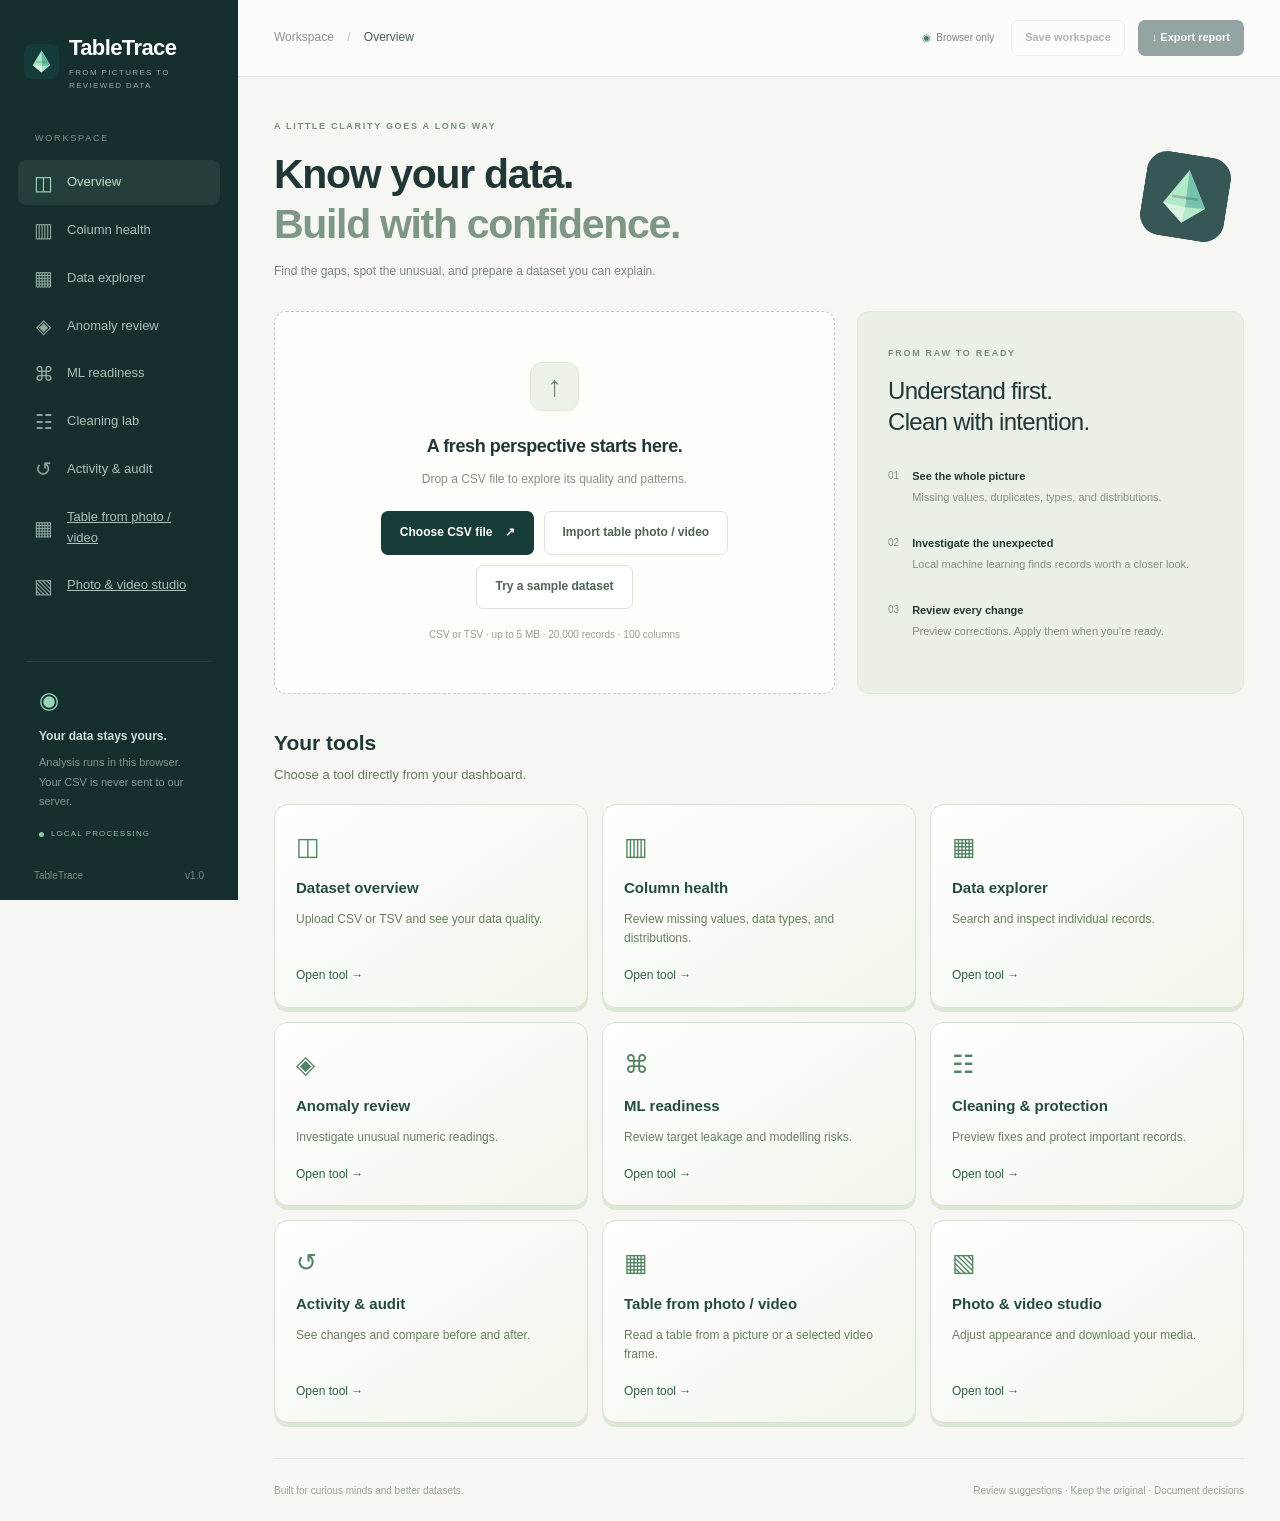
<file: index.html>
<!doctype html><html lang="en"><head><meta charset="utf-8"><meta name="viewport" content="width=device-width,initial-scale=1"><meta name="theme-color" content="#122c2c"><meta name="description" content="Understand, review, and prepare your CSV datasets with explainable data-quality checks and local machine learning."><title>TableTrace · Know your data</title><link rel="icon" href="./icon.svg" type="image/svg+xml"><link rel="stylesheet" href="./styles.css"></head><body>
<div class="app-shell"><aside class="sidebar" id="sidebar"><a class="brand" href="./" aria-label="TableTrace home"><img src="./icon.svg" alt="" width="35" height="35"><span>TableTrace<span class="brand-caption">FROM PICTURES TO REVIEWED DATA</span></span></a><p class="nav-label">WORKSPACE</p><nav id="navigation" aria-label="Workspace sections"><button data-view="overview" class="nav-item active"><span>◫</span> Overview</button><button data-view="columns" class="nav-item"><span>▥</span> Column health</button><button data-view="explorer" class="nav-item"><span>▦</span> Data explorer</button><button data-view="anomalies" class="nav-item"><span>◈</span> Anomaly review <span id="anomalyCount" class="nav-count"></span></button><button data-view="readiness" class="nav-item"><span>⌘</span> ML readiness</button><button data-view="cleaning" class="nav-item"><span>☷</span> Cleaning lab</button><button data-view="audit" class="nav-item"><span>↺</span> Activity & audit</button><a href="./table-import.html" class="nav-item"><span>▦</span> Table from photo / video</a><a href="./media.html" class="nav-item"><span>▧</span> Photo & video studio</a></nav><div class="sidebar-bottom"><div class="local-icon">◉</div><strong>Your data stays yours.</strong><p>Analysis runs in this browser. Your CSV is never sent to our server.</p><span class="local-pill"><i></i> LOCAL PROCESSING</span></div><div class="sidebar-footer">TableTrace <span>v1.0</span></div></aside>
<div class="workspace"><header class="topbar"><div class="topbar-left"><button class="icon-button mobile-menu" id="menuToggle" aria-label="Toggle navigation" aria-expanded="false">☰</button><button id="dashboardHome" class="button small secondary" data-go="overview">← Dashboard</button><span class="breadcrumb">Workspace <span>/</span> <strong id="viewCrumb">Overview</strong></span></div><div class="top-actions"><span class="privacy-badge"><span>◉</span> Browser only</span><button id="saveWorkspace" class="button small secondary" disabled>Save workspace</button><button id="exportMenu" class="button small" disabled>↓ Export report</button></div></header>
<main id="main" tabindex="-1"><section class="page-heading"><div><span class="eyebrow">A LITTLE CLARITY GOES A LONG WAY</span><h1 id="pageTitle">Know your data.<br><span>Build with confidence.</span></h1><p id="pageSubtitle">Find the gaps, spot the unusual, and prepare a dataset you can explain.</p></div><div class="heading-mark" aria-hidden="true"><img src="./icon.svg" alt=""></div></section>
<section id="importPanel" class="import-layout"><div id="dropzone" class="upload-card"><div class="upload-icon">↑</div><h2>A fresh perspective starts here.</h2><p>Drop a CSV file to explore its quality and patterns.</p><div class="upload-actions"><label for="csvFile" class="button">Choose CSV file <span>↗</span></label><a href="./table-import.html" class="button secondary">Import table photo / video</a><button id="loadDemo" class="button secondary">Try a sample dataset</button></div><input id="csvFile" type="file" accept=".csv,.tsv,text/csv,text/tab-separated-values" hidden><p class="file-limit">CSV or TSV · up to 5 MB · 20,000 records · 100 columns</p><button id="restoreWorkspace" class="text-button" hidden>↺ Resume saved workspace</button><p id="importError" class="inline-error" role="alert" hidden></p></div><aside class="how-card"><span class="eyebrow">FROM RAW TO READY</span><h2>Understand first.<br>Clean with intention.</h2><ol><li><span>01</span><div><strong>See the whole picture</strong><p>Missing values, duplicates, types, and distributions.</p></div></li><li><span>02</span><div><strong>Investigate the unexpected</strong><p>Local machine learning finds records worth a closer look.</p></div></li><li><span>03</span><div><strong>Review every change</strong><p>Preview corrections. Apply them when you’re ready.</p></div></li></ol></aside></section>
<section id="dashboardTools" class="dashboard-tools" aria-labelledby="toolsTitle"><div class="tools-heading"><h2 id="toolsTitle">Your tools</h2><p>Choose a tool directly from your dashboard.</p></div><div class="tool-cards"><button class="tool-card" data-go="overview"><span class="tool-icon" aria-hidden="true">◫</span><strong>Dataset overview</strong><span>Upload CSV or TSV and see your data quality.</span><small>Open tool →</small></button><button class="tool-card" data-go="columns"><span class="tool-icon" aria-hidden="true">▥</span><strong>Column health</strong><span>Review missing values, data types, and distributions.</span><small>Open tool →</small></button><button class="tool-card" data-go="explorer"><span class="tool-icon" aria-hidden="true">▦</span><strong>Data explorer</strong><span>Search and inspect individual records.</span><small>Open tool →</small></button><button class="tool-card" data-go="anomalies"><span class="tool-icon" aria-hidden="true">◈</span><strong>Anomaly review</strong><span>Investigate unusual numeric readings.</span><small>Open tool →</small></button><button class="tool-card" data-go="readiness"><span class="tool-icon" aria-hidden="true">⌘</span><strong>ML readiness</strong><span>Review target leakage and modelling risks.</span><small>Open tool →</small></button><button class="tool-card" data-go="cleaning"><span class="tool-icon" aria-hidden="true">☷</span><strong>Cleaning & protection</strong><span>Preview fixes and protect important records.</span><small>Open tool →</small></button><button class="tool-card" data-go="audit"><span class="tool-icon" aria-hidden="true">↺</span><strong>Activity & audit</strong><span>See changes and compare before and after.</span><small>Open tool →</small></button><a class="tool-card" href="./table-import.html"><span class="tool-icon" aria-hidden="true">▦</span><strong>Table from photo / video</strong><span>Read a table from a picture or a selected video frame.</span><small>Open tool →</small></a><a class="tool-card" href="./media.html"><span class="tool-icon" aria-hidden="true">▧</span><strong>Photo & video studio</strong><span>Adjust appearance and download your media.</span><small>Open tool →</small></a></div></section><section id="datasetBar" class="dataset-bar" hidden><div class="dataset-file"><span class="file-glyph">▤</span><div><strong id="datasetName"></strong><span id="datasetMeta"></span></div><span id="datasetState" class="tag green">Original dataset</span></div><div class="dataset-tools"><button id="changeFile" class="text-button">Replace dataset</button><button id="undo" class="button small secondary" disabled>↶ Undo cleaning</button><button id="downloadTablePNG" class="button small secondary">↓ Download table PNG</button><button id="downloadCSV" class="button small">↓ Download CSV</button></div></section>
<section id="analysisSettings" class="analysis-settings" hidden><label>Prediction target <select id="targetColumn"><option value="">No target selected</option></select></label><label>Missing markers <input id="missingTokens" value="NA, N/A, null, none" aria-describedby="markerHelp"></label><label>Anomaly sensitivity <select id="sensitivity"><option value="0.01">Conservative · upper 1%</option><option value="0.03" selected>Balanced · upper 3%</option><option value="0.05">Broader review · upper 5%</option></select></label><button id="rerun" class="button secondary">Update analysis</button><p id="markerHelp">Blank cells always count as missing. Edit markers if values such as “NA” are meaningful in your dataset.</p></section>
<div id="loading" class="loading" role="status" hidden><span class="spinner"></span><div><strong>Finding your data’s story</strong><p id="loadingText">Reading your CSV…</p></div></div><div id="content"></div>
<footer class="main-footer"><span>Built for curious minds and better datasets.</span><span>Review suggestions · Keep the original · Document decisions</span></footer></main></div></div>
<div class="toast" id="toast" role="status" aria-live="polite" hidden></div><dialog id="reportDialog"><div class="dialog-heading"><div><span class="eyebrow">TAKE YOUR FINDINGS WITH YOU</span><h2>Export your analysis</h2></div><button id="closeReport" class="icon-button" aria-label="Close report dialog">×</button></div><p>Reports include data-quality metrics, the anomaly method, review warnings, and your cleaning history.</p><div class="export-options"><button id="downloadReport" class="export-card"><span>▤</span><strong>Printable report</strong><small>HTML report · open and save as PDF</small></button><button id="downloadJSON" class="export-card"><span>{ }</span><strong>Analysis data</strong><small>JSON · reproducible findings and methods</small></button></div><label class="checkbox-line"><input type="checkbox" id="safeExport" checked> Neutralize formula-like text in spreadsheet CSV exports</label><p class="muted small-text">This adds a leading apostrophe to formula-like text cells in the exported CSV only. Negative numbers stay numeric.</p></dialog>
<script type="module" src="./app.js"></script></body></html>
</file>
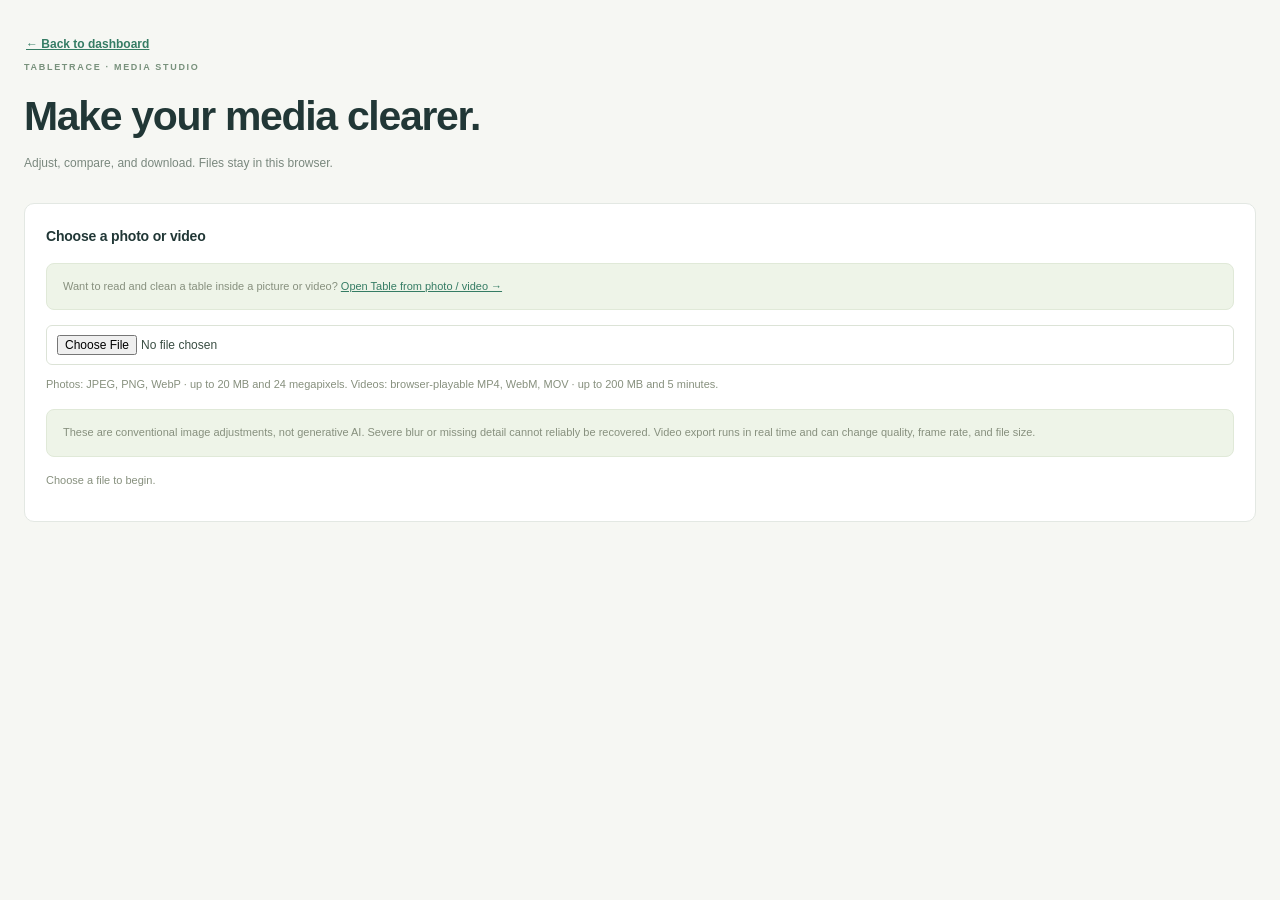
<file: media.html>
<!doctype html><html lang="en"><head><meta charset="utf-8"><meta name="viewport" content="width=device-width,initial-scale=1"><title>TableTrace · Media studio</title><link rel="icon" href="./icon.svg"><link rel="stylesheet" href="./styles.css"><link rel="stylesheet" href="./media.css"></head><body><main class="media-shell"><a class="text-button" href="./">← Back to dashboard</a><header class="page-heading"><div><span class="eyebrow">TABLETRACE · MEDIA STUDIO</span><h1>Make your media clearer.</h1><p>Adjust, compare, and download. Files stay in this browser.</p></div></header><section class="panel"><h2>Choose a photo or video</h2><p class="notice">Want to read and clean a table inside a picture or video? <a href="./table-import.html">Open Table from photo / video →</a></p><input id="file" type="file" accept="image/jpeg,image/png,image/webp,video/mp4,video/webm,video/quicktime"><p>Photos: JPEG, PNG, WebP · up to 20 MB and 24 megapixels. Videos: browser-playable MP4, WebM, MOV · up to 200 MB and 5 minutes.</p><p class="notice">These are conventional image adjustments, not generative AI. Severe blur or missing detail cannot reliably be recovered. Video export runs in real time and can change quality, frame rate, and file size.</p><p id="status" role="status" aria-live="polite">Choose a file to begin.</p></section><section id="editor" hidden><div class="media-grid"><section class="panel"><h2>Original</h2><img id="originalImage" alt="Original uploaded photo" hidden><video id="originalVideo" controls playsinline preload="metadata" hidden></video></section><section class="panel"><h2>Adjusted preview</h2><canvas id="preview" aria-label="Adjusted media preview"></canvas><p id="dimensions"></p></section></div><section class="panel"><h2>Your adjustments</h2><div class="media-controls"><label>Brightness <output id="brightnessOut">100%</output><input id="brightness" type="range" min="50" max="160" value="100"></label><label>Contrast <output id="contrastOut">100%</output><input id="contrast" type="range" min="50" max="160" value="100"></label><label>Saturation <output id="saturationOut">100%</output><input id="saturation" type="range" min="0" max="180" value="100"></label><label class="photo-only">Noise reduction <output id="noiseOut">0%</output><input id="noise" type="range" min="0" max="100" value="0"></label><label class="photo-only">Sharpen <output id="sharpOut">0%</output><input id="sharp" type="range" min="0" max="100" value="0"></label><label>Output size<select id="size"><option value="1280">Up to 1280 pixels</option><option value="1920">Up to 1920 pixels</option></select></label></div><p>Aspect ratio is preserved. Smaller files are not enlarged. Photos export as PNG; videos export in a format supported by your browser. Noise reduction and sharpening are photo-only.</p><div class="cleaning-actions"><button class="button secondary" id="reset">Reset adjustments</button><button class="button" id="export">Download adjusted photo</button><button class="button secondary" id="cancel" hidden>Cancel export</button></div><label id="silentLabel" class="checkbox-line" hidden><input id="silent" type="checkbox"> Export video without audio</label><p id="progress" role="status" aria-live="polite"></p><div id="result" hidden><h3>Your exported file</h3><video id="resultVideo" controls playsinline hidden></video><a id="download" class="button" download>Download file</a><p>Review the result before using it. Your original file is unchanged.</p></div></section></section></main><script type="module" src="./media.js"></script></body></html>
</file>
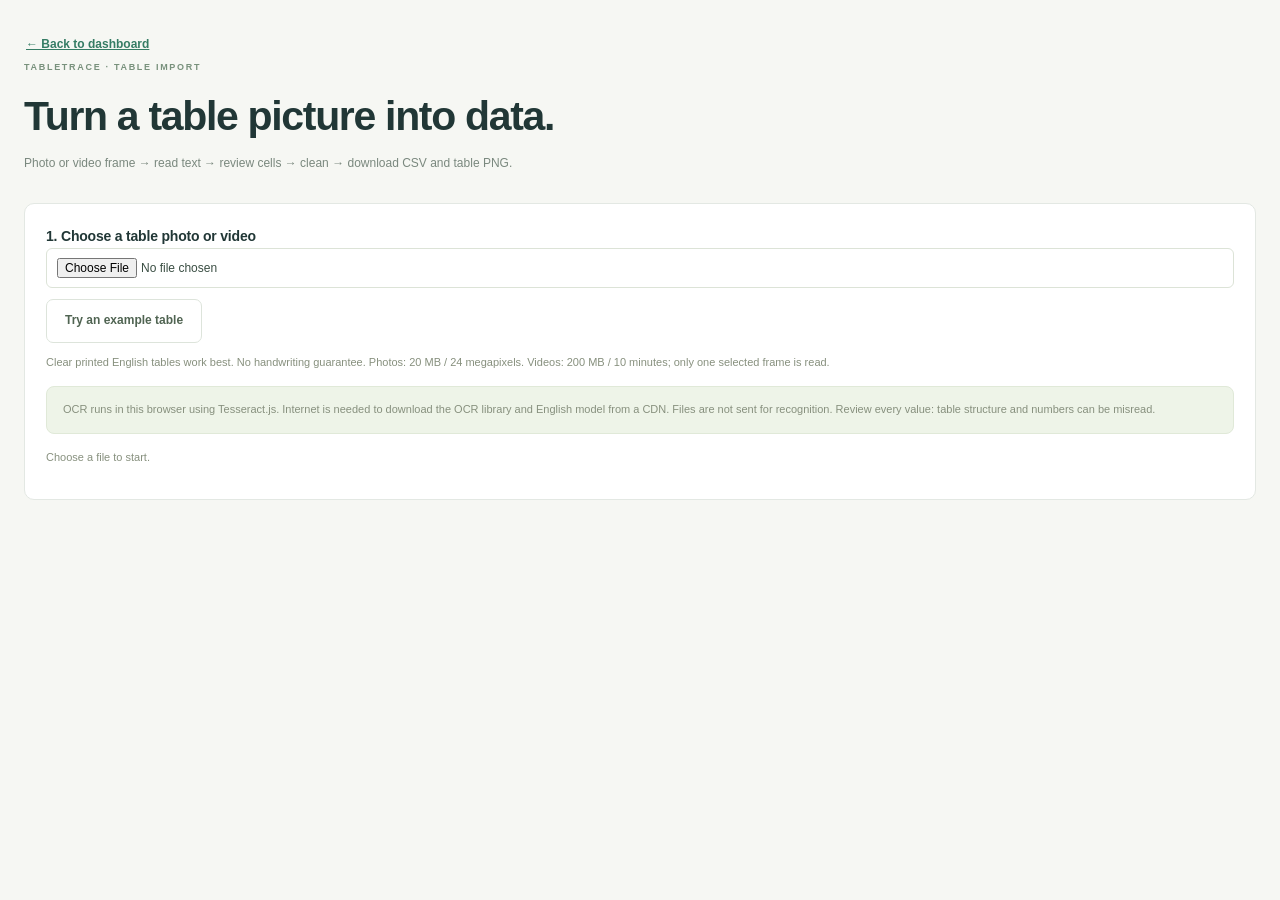
<file: table-import.html>
<!doctype html><html lang="en"><head><meta charset="utf-8"><meta name="viewport" content="width=device-width,initial-scale=1"><title>TableTrace · Table from photo or video</title><link rel="stylesheet" href="./styles.css"><link rel="stylesheet" href="./media.css"><style>#capture{width:100%;max-width:100%;touch-action:none;cursor:col-resize}#review input{min-width:140px;width:100%;box-sizing:border-box}#review{max-height:550px;overflow:auto}#clip{display:block;width:100%;max-width:960px;height:auto;min-height:240px;max-height:540px;background:#142c27;border:1px solid #b8c9b5;border-radius:10px;margin:18px 0}#raw{width:100%;min-height:150px}#columnCount{max-width:100px}</style></head><body><main class="media-shell"><a href="./" class="text-button">← Back to dashboard</a><header class="page-heading"><div><span class="eyebrow">TABLETRACE · TABLE IMPORT</span><h1>Turn a table picture into data.</h1><p>Photo or video frame → read text → review cells → clean → download CSV and table PNG.</p></div></header><section class="panel"><h2>1. Choose a table photo or video</h2><input id="source" type="file" accept="image/jpeg,image/png,image/webp,video/mp4,video/webm,video/quicktime"><p><button id="example" class="button secondary">Try an example table</button></p><p>Clear printed English tables work best. No handwriting guarantee. Photos: 20 MB / 24 megapixels. Videos: 200 MB / 10 minutes; only one selected frame is read.</p><video id="clip" controls playsinline preload="auto" hidden>Your browser cannot display this video. Try Chrome or Edge.</video><p><button id="snapshot" class="button" hidden>Use this video frame</button></p><p class="notice">OCR runs in this browser using Tesseract.js. Internet is needed to download the OCR library and English model from a CDN. Files are not sent for recognition. Review every value: table structure and numbers can be misread.</p><p id="status" role="status" aria-live="polite">Choose a file to start.</p></section><section id="framePanel" class="panel" hidden><h2>2. Mark the columns</h2><p>Enter the number of columns. Drag the green vertical dividers so each separates two table columns. Use a straight, tightly framed table; titles and notes may become extra rows that you can delete.</p><label>Columns <input id="columnCount" type="number" min="1" max="30" value="4"></label><canvas id="capture" aria-label="Table image with draggable column dividers"></canvas><p><button id="recognize" class="button">Read this table</button> <button id="cancelOCR" class="button secondary" hidden>Cancel reading</button></p><label class="checkbox-line"><input type="checkbox" id="firstHeader" checked> First extracted row contains column headings</label></section><section id="reviewPanel" class="panel" hidden><h2>3. Review and correct</h2><p>Low-confidence OCR text is shown in amber. Unmarked text can still be wrong. Fix merged or split cells, numbers, headings, and extra rows before continuing.</p><p id="confidence"></p><div class="cleaning-actions"><button id="addRow" class="button secondary">+ Row</button><button id="addColumn" class="button secondary">+ Column</button></div><div id="review"></div><details><summary>Recognized text</summary><pre id="raw" style="white-space:pre-wrap"></pre></details><label class="checkbox-line"><input id="confirm" type="checkbox"> I checked the headings, column alignment, and values against the original.</label><div class="cleaning-actions"><button id="analyzeTable" class="button" disabled>Continue to cleaning →</button><button id="csv" class="button secondary" disabled>Download reviewed CSV</button><button id="png" class="button secondary" disabled>Download reviewed table PNG</button></div><p>After cleaning in TableTrace, choose Download table PNG to get an image of the updated data.</p></section></main><script type="module" src="./table-import.js"></script></body></html>
</file>
<file: styles.css>
:root{--ink:#213736;--muted:#72807d;--forest:#183d39;--green:#357c64;--mint:#d5eddf;--line:#e3e8e3;--bg:#f6f7f3;--surface:#fff;--amber:#ae7732;--red:#b1594e;--sidebar:238px}*{box-sizing:border-box}body{margin:0;color:var(--ink);background:var(--bg);font:14px/1.6 'Segoe UI',Arial,sans-serif}button,input,select{font:inherit}button,a,label[for=csvFile]{touch-action:manipulation}button{cursor:pointer}button:disabled{opacity:.45;cursor:not-allowed}a{color:var(--green)}button:focus-visible,a:focus-visible,input:focus-visible,select:focus-visible{outline:3px solid #79bca0;outline-offset:3px}[hidden]{display:none!important}.app-shell{display:flex;min-height:100vh}.sidebar{position:fixed;inset:0 auto 0 0;width:var(--sidebar);display:flex;flex-direction:column;background:#142f2e;color:#c2d1ca;padding:30px 18px 16px;z-index:20}.brand{display:flex;gap:10px;align-items:center;text-decoration:none;color:#fff;font-size:22px;font-weight:700;letter-spacing:-.6px;margin:0 6px 38px}.brand-caption{display:block;font-size:8px;letter-spacing:1.35px;font-weight:500;color:#91aaa0;margin-top:2px}.nav-label{font-size:9px;letter-spacing:1.8px;color:#79968a;margin:0 17px 12px}.nav-item{display:flex;width:100%;align-items:center;gap:13px;border:0;border-radius:8px;padding:12px 15px;color:#abc0b6;background:none;text-align:left;margin:3px 0;font-size:13px}.nav-item>span:first-child{font-size:20px;line-height:1;width:21px;text-align:center;color:#8ba99c}.nav-item:hover{background:#ffffff09;color:#fff}.nav-item.active{background:#e2f3e512;color:#bfe7cb}.nav-item.active>span:first-child{color:#a0dbb6}.nav-count:not(:empty){margin-left:auto;background:#44644f;color:#e0f3e3;font-size:10px;line-height:1.3;padding:3px 6px;border-radius:5px}.sidebar-bottom{margin:auto 8px 27px;padding:20px 13px 0;border-top:1px solid #ffffff12}.sidebar-bottom strong{display:block;font-size:12px;color:#d0ded7}.sidebar-bottom p{font-size:11px;color:#7f9a8e;margin:7px 0 16px;line-height:1.8}.local-icon{color:#96d6b6;font-size:23px;margin-bottom:8px}.local-pill{font-size:8px;letter-spacing:1.1px;color:#99baa8;display:flex;align-items:center;gap:7px}.local-pill i{width:5px;height:5px;background:#91cc9e;border-radius:50%}.sidebar-footer{margin:0 16px;font-size:10px;color:#708d7f;display:flex;justify-content:space-between}.workspace{width:calc(100% - var(--sidebar));margin-left:var(--sidebar)}.topbar{height:77px;border-bottom:1px solid var(--line);display:flex;align-items:center;justify-content:space-between;padding:0 36px;background:#ffffff8c;gap:12px}.topbar-left,.top-actions{display:flex;align-items:center;gap:13px}.breadcrumb{font-size:12px;color:#8b9690}.breadcrumb span{margin:0 10px;color:#c1c8be}.breadcrumb strong{color:#495e55;font-weight:500}.privacy-badge{font-size:10px;color:#7a887e;display:flex;align-items:center;gap:5px;margin-right:4px}.privacy-badge>span{color:#3f8065}.button{display:inline-flex;align-items:center;justify-content:center;gap:12px;min-height:44px;padding:10px 18px;border:1px solid transparent;border-radius:7px;background:var(--forest);color:#fff;text-decoration:none;font-weight:600;font-size:12px;line-height:1.4;cursor:pointer}.button:hover:not(:disabled){background:#29574d}.button.secondary{background:#fff;border-color:#dde4db;color:#506452}.button.secondary:hover:not(:disabled){background:#f0f5ed}.button.small{padding:9px 13px;min-height:36px;font-size:11px}.button.danger{color:#a94d43;background:#fff2ef;border-color:#f2d3cd}.text-button{border:0;background:none;color:var(--green);padding:8px 2px;font-size:12px;font-weight:600;min-height:36px}.icon-button{border:0;background:none;font-size:23px;color:var(--muted);padding:5px 10px}.mobile-menu{display:none}main{max-width:1540px;margin:auto;padding:36px 36px 18px}.page-heading{display:flex;align-items:center;justify-content:space-between;gap:24px;margin-bottom:30px}.eyebrow{font-size:9px;font-weight:700;letter-spacing:1.7px;color:#78917c}.page-heading h1{font-size:clamp(27px,3.2vw,43px);line-height:1.2;font-weight:600;letter-spacing:-1.3px;margin:15px 0 13px}.page-heading h1 span{color:#7e9684}.page-heading p{font-size:12px;color:#7a887e;margin:0}.heading-mark{width:85px;height:85px;transform:rotate(9deg);opacity:.85;margin-right:16px}.heading-mark img{width:100%;height:100%}.import-layout{display:grid;grid-template-columns:1.45fr 1fr;gap:22px;margin-bottom:32px}.upload-card{display:flex;align-items:center;justify-content:center;flex-direction:column;border:1.5px dashed #bbcfbc;border-radius:12px;background:#fffefb;min-height:370px;padding:35px;text-align:center}.upload-card.dragover{background:#eaf5e8;border-color:#3c8462}.upload-icon{width:49px;height:49px;background:#edf2e8;border:1px solid #dfe8d6;border-radius:12px;display:grid;place-items:center;color:#668a60;font-size:29px;margin-bottom:12px}.upload-card h2{font-size:18px;font-weight:600;letter-spacing:-.4px;margin:9px 0}.upload-card>p{font-size:12px;color:#83907f;margin:0 0 22px}.upload-actions{display:flex;gap:10px;flex-wrap:wrap;justify-content:center}.upload-card .file-limit{font-size:10px;margin:18px 0 0;color:#94a18d}.how-card{padding:28px 30px;background:#eaf0e5;border:1px solid #e2e9dc;border-radius:12px}.how-card h2{font-size:24px;line-height:1.3;letter-spacing:-.7px;font-weight:500;margin:13px 0 26px}.how-card ol{list-style:none;padding:0;margin:0}.how-card li{display:flex;gap:13px;margin:21px 0}.how-card li>span{color:#819877;font-size:10px;line-height:23px}.how-card strong{font-size:11px;font-weight:600}.how-card li p{font-size:11px;color:#85927c;margin:3px 0}.main-footer{padding:24px 0 4px;display:flex;justify-content:space-between;gap:10px;color:#9aa396;font-size:10px;border-top:1px solid var(--line);margin-top:35px}.dataset-bar{padding:16px 19px;display:flex;align-items:center;justify-content:space-between;gap:14px;background:#fff;border:1px solid var(--line);border-radius:10px;margin-bottom:16px}.dataset-file{display:flex;align-items:center;gap:12px;min-width:0}.dataset-file strong{display:block;font-size:12px;overflow-wrap:anywhere}.dataset-file div>span{display:block;font-size:10px;color:#8a9686}.file-glyph{font-size:24px;color:#62936f}.dataset-tools{display:flex;gap:12px;align-items:center;flex-wrap:wrap}.tag{display:inline-flex;padding:3px 8px;border-radius:4px;font-size:9px;font-weight:600;background:#eef1ea;color:#718365;white-space:nowrap}.tag.green{background:#e9f4e9;color:#4d8057}.tag.amber{background:#faf0dd;color:#9e783d}.tag.red{background:#fcece8;color:#ab6556}.tag.blue{background:#eaf0f6;color:#577891}.analysis-settings{display:grid;grid-template-columns:1.1fr 1.4fr 1fr auto;gap:12px;align-items:end;padding:18px;background:#f0f2ec;border:1px solid var(--line);border-radius:10px;margin-bottom:22px}.analysis-settings label{font-size:10px;color:#71816e;display:grid;gap:5px}.analysis-settings p{grid-column:1/-1;margin:0;color:#8b9484;font-size:10px}input,select{border:1px solid #dce3d7;background:#fff;border-radius:6px;color:#3a4e43;padding:9px 10px;min-height:38px;width:100%;font-size:12px}input[type=checkbox]{width:16px;min-height:16px;accent-color:#39745e;flex-shrink:0}.loading{display:flex;gap:15px;align-items:center;background:#edf4e9;border:1px solid #dce8d3;border-radius:10px;padding:22px;margin:20px 0}.loading strong{font-size:13px}.loading p{font-size:11px;margin:4px 0 0;color:#7d8f73}.spinner{width:24px;height:24px;border:2px solid #cddfc0;border-top-color:#4f805b;border-radius:50%;animation:spin .7s linear infinite}@keyframes spin{to{transform:rotate(360deg)}}.metrics{display:grid;grid-template-columns:repeat(4,1fr);gap:15px;margin:20px 0}.metric,.panel{border:1px solid var(--line);border-radius:10px;background:#fff;padding:21px}.metric .metric-label{font-size:10px;color:#81917a}.metric strong{display:block;font-size:29px;font-weight:500;letter-spacing:-1px;margin:7px 0}.metric small{color:#8d9786;font-size:10px}.metric .metric-icon{float:right;color:#a0b29a;font-size:17px}.panel-header{display:flex;justify-content:space-between;align-items:center;gap:10px;margin-bottom:18px}.panel h2{font-size:14px;font-weight:600;letter-spacing:-.2px;margin:0}.panel h3{font-size:12px;font-weight:600;margin:14px 0 8px}.panel p{font-size:11px;color:#87907e}.two-col{display:grid;grid-template-columns:1.25fr 1fr;gap:18px;margin:18px 0}.three-col{display:grid;grid-template-columns:repeat(3,1fr);gap:16px}.muted{color:#879580}.small-text{font-size:11px}.empty-state{padding:70px 25px;text-align:center;border:1px dashed #ccd9c8;border-radius:12px;margin-top:20px;color:#72886e}.empty-state h2{font-size:22px;color:#3b5840}.section-description{color:#7b8974;font-size:12px;margin:0 0 20px}.bar-row{display:grid;grid-template-columns:minmax(90px,1fr) 2fr 45px;align-items:center;gap:12px;margin:17px 0;font-size:11px}.bar-label{overflow:hidden;text-overflow:ellipsis;white-space:nowrap}.bar-track{height:7px;border-radius:10px;background:#f0f2ec;overflow:hidden}.bar-fill{height:100%;background:#8eb99a;border-radius:10px}.bar-fill.amber{background:#d2b27c}.bar-value{text-align:right;color:#819078;font-size:10px}.issue-list{list-style:none;margin:0;padding:0}.issue-list li{display:flex;gap:10px;padding:13px 0;border-bottom:1px solid #eff1eb;font-size:11px}.issue-list li:last-child{border:0}.issue-dot{width:7px;height:7px;border-radius:50%;background:#d5af70;margin-top:6px;flex-shrink:0}.issue-list strong{font-size:11px;font-weight:600}.issue-list p{margin:3px 0 0;line-height:1.7;font-size:10px}.chart-svg{width:100%;height:auto;display:block}.chart-caption{font-size:10px!important;line-height:1.7;color:#8c9682}.heatmap{display:grid;gap:4px;overflow:auto}.heat-cell{padding:8px 3px;text-align:center;border-radius:4px;font-size:9px;min-width:35px}.heat-label{font-size:9px;color:#7c8975;padding:4px;overflow:hidden;text-overflow:ellipsis}.column-grid{display:grid;grid-template-columns:repeat(2,1fr);gap:16px}.column-card{padding:20px}.column-top{display:flex;align-items:center;justify-content:space-between;gap:10px}.column-top h2{overflow-wrap:anywhere}.column-stats{display:grid;grid-template-columns:repeat(3,1fr);margin:18px 0;gap:10px}.column-stats span{display:block;font-size:9px;color:#8d9785}.column-stats strong{font-size:15px;font-weight:500}.pill-list{display:flex;flex-wrap:wrap;gap:7px;margin-top:12px}.table-wrap{overflow:auto;border:1px solid var(--line);border-radius:9px;background:white}.table-wrap table{border-collapse:collapse;width:100%;white-space:nowrap;text-align:left;font-size:11px}th{background:#f2f5ee;color:#75866c;font-size:10px;font-weight:600}th,td{padding:12px 14px;border-bottom:1px solid #edf0e7;max-width:240px;overflow:hidden;text-overflow:ellipsis}td.missing{color:#b2b8a8;font-style:italic}tr.flagged{background:#fff9ee}.table-controls{display:flex;justify-content:space-between;align-items:center;gap:14px;margin-bottom:15px}.table-controls input{max-width:320px}.pagination{display:flex;justify-content:space-between;align-items:center;margin-top:14px;color:#8a9680;font-size:11px}.pagination>div{display:flex;gap:8px}.notice{padding:13px 16px;border-radius:8px;background:#eef4e8;border:1px solid #e0e9d8;color:#66805d;font-size:11px;line-height:1.8;margin:15px 0}.notice.amber{background:#fff7e9;border-color:#f0e3cb;color:#977641}.notice.red{background:#fff1ed;border-color:#f1d9d2;color:#9f5c50}.status-grid{display:flex;gap:10px;flex-wrap:wrap;margin:18px 0}.form-grid{display:grid;grid-template-columns:repeat(3,1fr);gap:12px}.form-grid label{display:grid;gap:6px;font-size:11px;color:#718167}.checkbox-line{display:flex;align-items:center;gap:10px;font-size:12px;margin:14px 0;line-height:1.7}.cleaning-layout{display:grid;grid-template-columns:1fr 1.1fr;gap:18px}.cleaning-actions{display:flex;gap:9px;flex-wrap:wrap;margin:18px 0 0}.fill-item{display:grid;grid-template-columns:1fr 1fr auto;gap:8px;margin:9px 0}.fill-item input{grid-column:1/3}.history-item{padding:17px 0;border-bottom:1px solid var(--line)}.history-item h3{font-size:13px;margin:0}.history-item p{font-size:11px;margin:7px 0;color:#7b8872}.history-item ul{font-size:11px;color:#76876e;line-height:1.8;padding-left:19px}.checklist{display:grid;grid-template-columns:1fr 1fr;gap:8px;margin:12px 0}.checklist label{font-size:11px;display:flex;gap:7px;align-items:center}.value-grid{display:grid;grid-template-columns:1fr 1fr;gap:12px}.value-box{background:#f5f7f1;border-radius:7px;padding:12px;overflow-wrap:anywhere}.value-box span{display:block;font-size:10px;color:#8d977f}.value-box strong{font-size:13px;font-weight:500}.toast{position:fixed;bottom:24px;left:50%;transform:translateX(-50%);max-width:min(580px,92vw);padding:13px 21px;border-radius:8px;background:#193e36;color:#fff;font-size:12px;box-shadow:0 10px 35px #193e3626;z-index:100}.inline-error{color:#a64e43!important;background:#fff0ed;padding:12px;border-radius:7px;width:100%;margin-top:15px!important}dialog{border:1px solid #dbe4d4;border-radius:14px;padding:28px;width:min(620px,calc(100% - 28px));color:var(--ink);box-shadow:0 20px 100px #19362b33}dialog::backdrop{background:#112b2655;backdrop-filter:blur(3px)}.dialog-heading{display:flex;justify-content:space-between;gap:20px;align-items:start}.dialog-heading h2{margin:10px 0;font-size:23px;font-weight:500}dialog>p{color:#829079;font-size:12px}.export-options{display:grid;grid-template-columns:1fr 1fr;gap:12px;margin:23px 0}.export-card{border:1px solid #dce6d5;background:#fafcf7;padding:22px;border-radius:9px;text-align:left;color:#35533b}.export-card>span{font-size:24px;display:block;margin-bottom:16px;color:#729568}.export-card strong,.export-card small{display:block}.export-card strong{font-size:12px}.export-card small{font-size:10px;color:#88977c;margin-top:5px}.selected-count{font-size:11px;color:#729266}.quality-key{font-size:10px;color:#8a957f;line-height:1.8}.stack{display:grid;gap:16px}.dataset-bar>.tag{flex-shrink:0}@media(min-width:1550px){main{padding-top:46px}.page-heading{margin-bottom:35px}}@media(max-width:1150px){:root{--sidebar:211px}main{padding:28px 24px}.topbar{padding:0 24px}.analysis-settings{grid-template-columns:1fr 1fr}.import-layout{grid-template-columns:1.2fr 1fr}.upload-card{padding:24px}.how-card{padding:25px 23px}.dataset-bar{align-items:start;flex-direction:column}.two-col{grid-template-columns:1fr 1fr}.cleaning-layout{grid-template-columns:1fr}.privacy-badge{display:none}}@media(max-width:850px){:root{--sidebar:0px}.sidebar{width:238px;transform:translateX(-100%);transition:transform .2s}.sidebar.open{transform:translateX(0);box-shadow:20px 0 80px #17332b33}.workspace{width:100%;margin:0}.mobile-menu{display:block}.topbar{height:66px;padding:0 17px}.topbar-left{gap:5px}.breadcrumb{font-size:11px}.top-actions{gap:7px}.import-layout{grid-template-columns:1fr 1fr}.metrics{gap:10px}.metric{padding:17px}.metric strong{font-size:25px}.heading-mark{width:65px;height:65px}.column-grid{grid-template-columns:1fr 1fr}}@media(max-width:600px){main{padding:24px 16px 12px}.page-heading{gap:8px;margin-bottom:24px}.page-heading h1{font-size:30px}.page-heading p{font-size:12px;max-width:280px}.heading-mark{display:none}.eyebrow{font-size:8px}.import-layout,.two-col,.three-col,.column-grid,.cleaning-layout{grid-template-columns:1fr}.upload-card{min-height:315px;padding:24px 14px}.how-card{padding:25px}.how-card h2{font-size:22px}.metrics{grid-template-columns:1fr 1fr}.metric strong{font-size:28px}.analysis-settings{padding:14px;gap:12px}.analysis-settings label:first-child{grid-column:1/-1}.analysis-settings p{font-size:10px}.dataset-tools{gap:10px;width:100%;justify-content:space-between}.dataset-file{flex-wrap:wrap}.top-actions .button.small{font-size:10px;padding:8px}.topbar .breadcrumb{display:none}.topbar .icon-button{padding-left:0}.main-footer{flex-direction:column;line-height:1.8}.panel{padding:17px}.table-controls{align-items:start;flex-direction:column}.table-controls input{max-width:none}.form-grid{grid-template-columns:1fr}.fill-item{grid-template-columns:1fr 1fr auto}.export-options{grid-template-columns:1fr}.checklist{grid-template-columns:1fr}.bar-row{grid-template-columns:90px 1fr 39px}.topbar-left{min-width:25px}.top-actions{margin-left:auto}.topbar{gap:5px}.value-grid{grid-template-columns:1fr 1fr}.analysis-settings button{min-width:0;white-space:normal}}@media(prefers-reduced-motion:reduce){*{scroll-behavior:auto!important;animation-duration:.01ms!important;transition:none!important}}@media print{.sidebar,.topbar,.import-layout,.analysis-settings,.dataset-tools,.main-footer,.toast{display:none!important}.workspace{margin:0;width:100%}main{padding:0}.panel,.metric{break-inside:avoid;box-shadow:none}}

#protectionForm{padding:16px;margin-bottom:20px;border:1px solid #cbd9c7;border-radius:12px;background:#f4f8f0}#protectionForm label{display:block;margin-top:12px}#protectionForm select,#protectionForm input{display:block;width:100%;margin-top:6px;box-sizing:border-box}#protectionForm p{overflow-wrap:anywhere}

.dashboard-tools{margin:0 0 28px}.tools-heading h2{font-size:21px;margin:0 0 6px}.tools-heading p{font-size:13px;color:#657b60;margin:0 0 18px}.tool-cards{display:grid;grid-template-columns:repeat(3,minmax(0,1fr));gap:14px}.tool-card{font:inherit;text-align:left;text-decoration:none;color:#254b3e;background:linear-gradient(145deg,#fff,#f0f6eb);border:1px solid #d6e2cd;border-radius:14px;padding:21px;display:flex;flex-direction:column;gap:10px;box-shadow:0 4px 0 #dce7d5;cursor:pointer;min-width:0;transition:transform .15s,box-shadow .15s}.tool-card:hover{transform:translateY(-3px);box-shadow:0 7px 0 #dce7d5}.tool-card:focus-visible{outline:3px solid #4f8b68;outline-offset:3px}.tool-icon{font-size:25px;color:#528462}.tool-card strong{font-size:15px}.tool-card>span:not(.tool-icon){font-size:12px;line-height:1.6;color:#697e62}.tool-card small{font-size:12px;margin-top:auto;color:#315f43;padding-top:8px}@media(max-width:1000px){.tool-cards{grid-template-columns:repeat(2,minmax(0,1fr))}}@media(max-width:600px){.tool-cards{grid-template-columns:1fr}.tool-card{padding:17px}.topbar #dashboardHome{font-size:10px;padding:8px}.topbar-left{gap:8px}.topbar{flex-wrap:wrap;height:auto;min-height:66px;padding-top:10px;padding-bottom:10px}.top-actions{flex-wrap:wrap}}@media print{.dashboard-tools{display:none!important}}
</file>
<file: media.css>
.media-shell{max-width:1280px;margin:auto;padding:32px 24px}.media-shell .panel{margin-bottom:24px}.media-grid{display:grid;grid-template-columns:1fr 1fr;gap:24px}.media-grid img,.media-grid video,.media-grid canvas,#resultVideo{display:block;width:100%;max-height:460px;object-fit:contain;background:#162c29;border-radius:10px}.media-controls{display:grid;grid-template-columns:repeat(3,minmax(0,1fr));gap:22px}.media-controls label{display:block}.media-controls input,.media-controls select{display:block;width:100%;margin-top:12px}.media-controls output{float:right;font-size:13px;color:#62775e}#status,#progress{overflow-wrap:anywhere}#resultVideo{max-width:680px;margin-bottom:16px}[hidden]{display:none!important}@media(max-width:720px){.media-grid,.media-controls{grid-template-columns:1fr}.media-shell{padding:20px 14px}}
</file>
